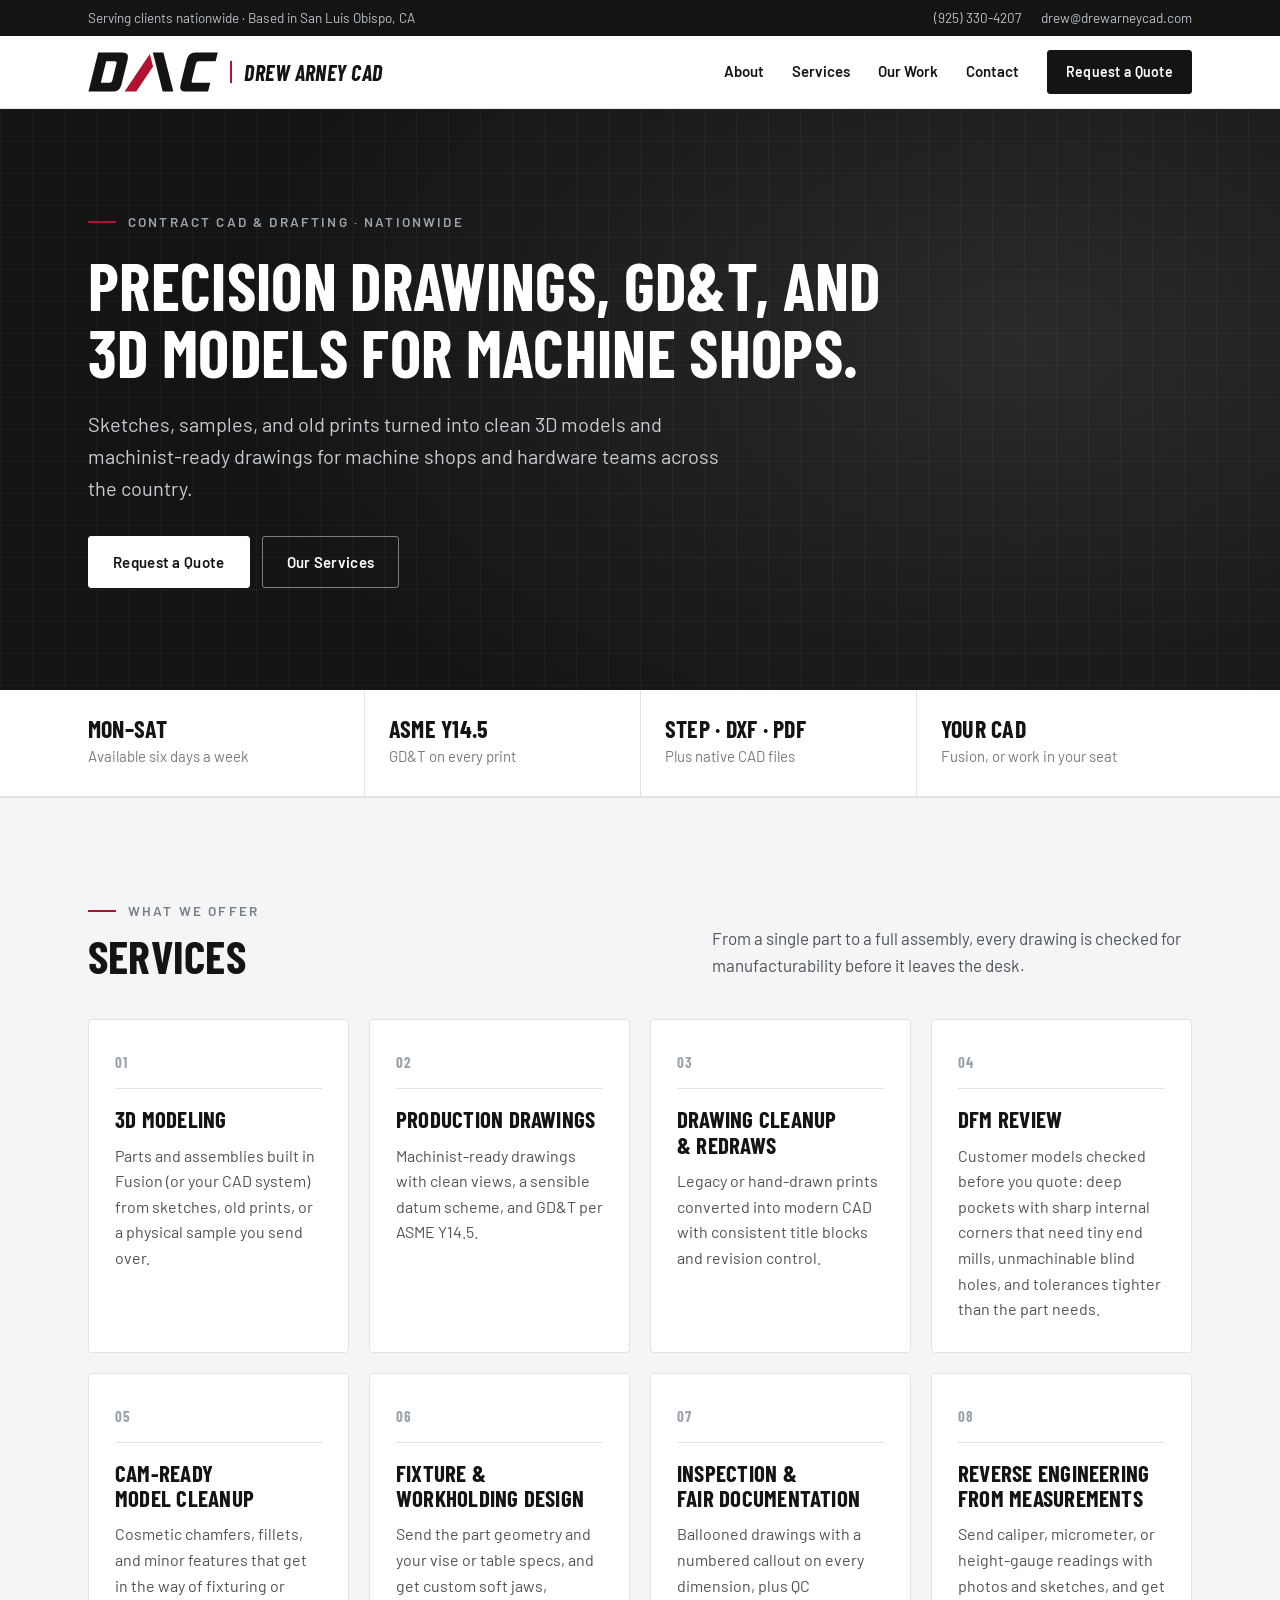
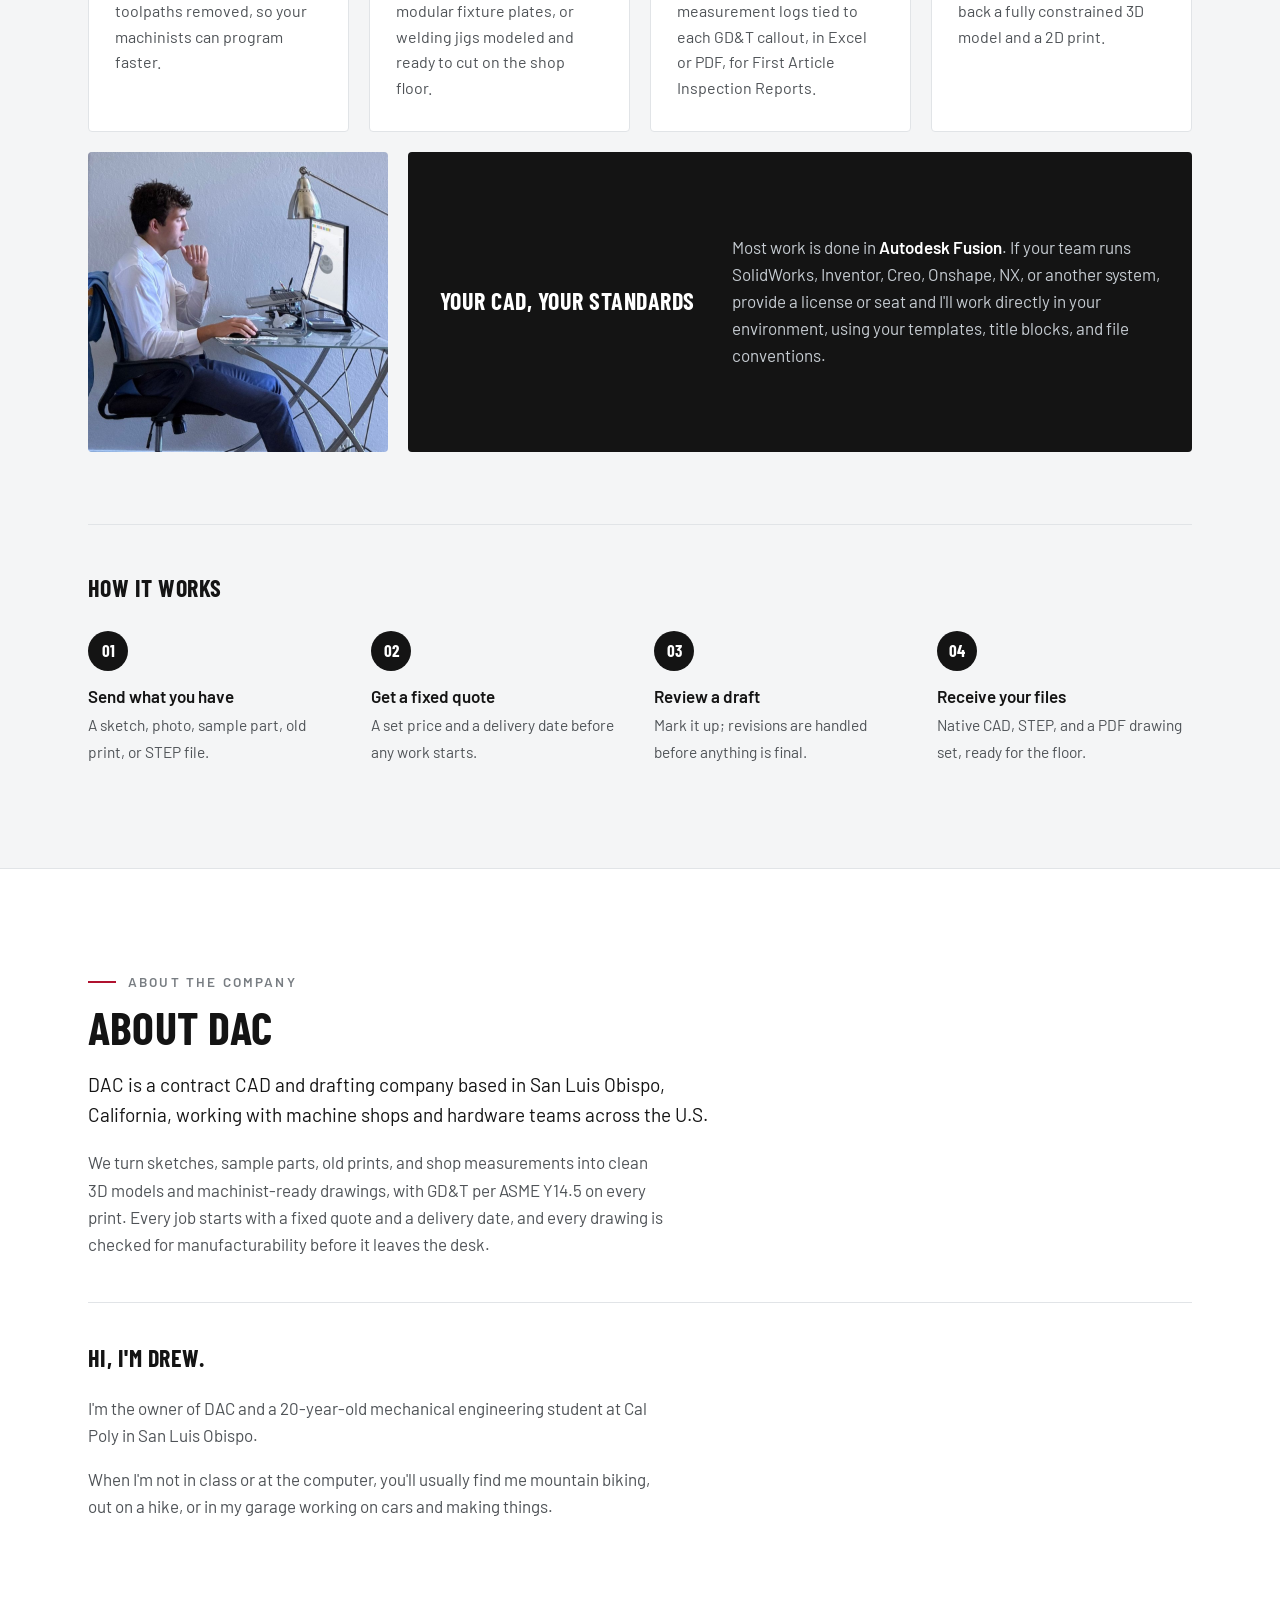
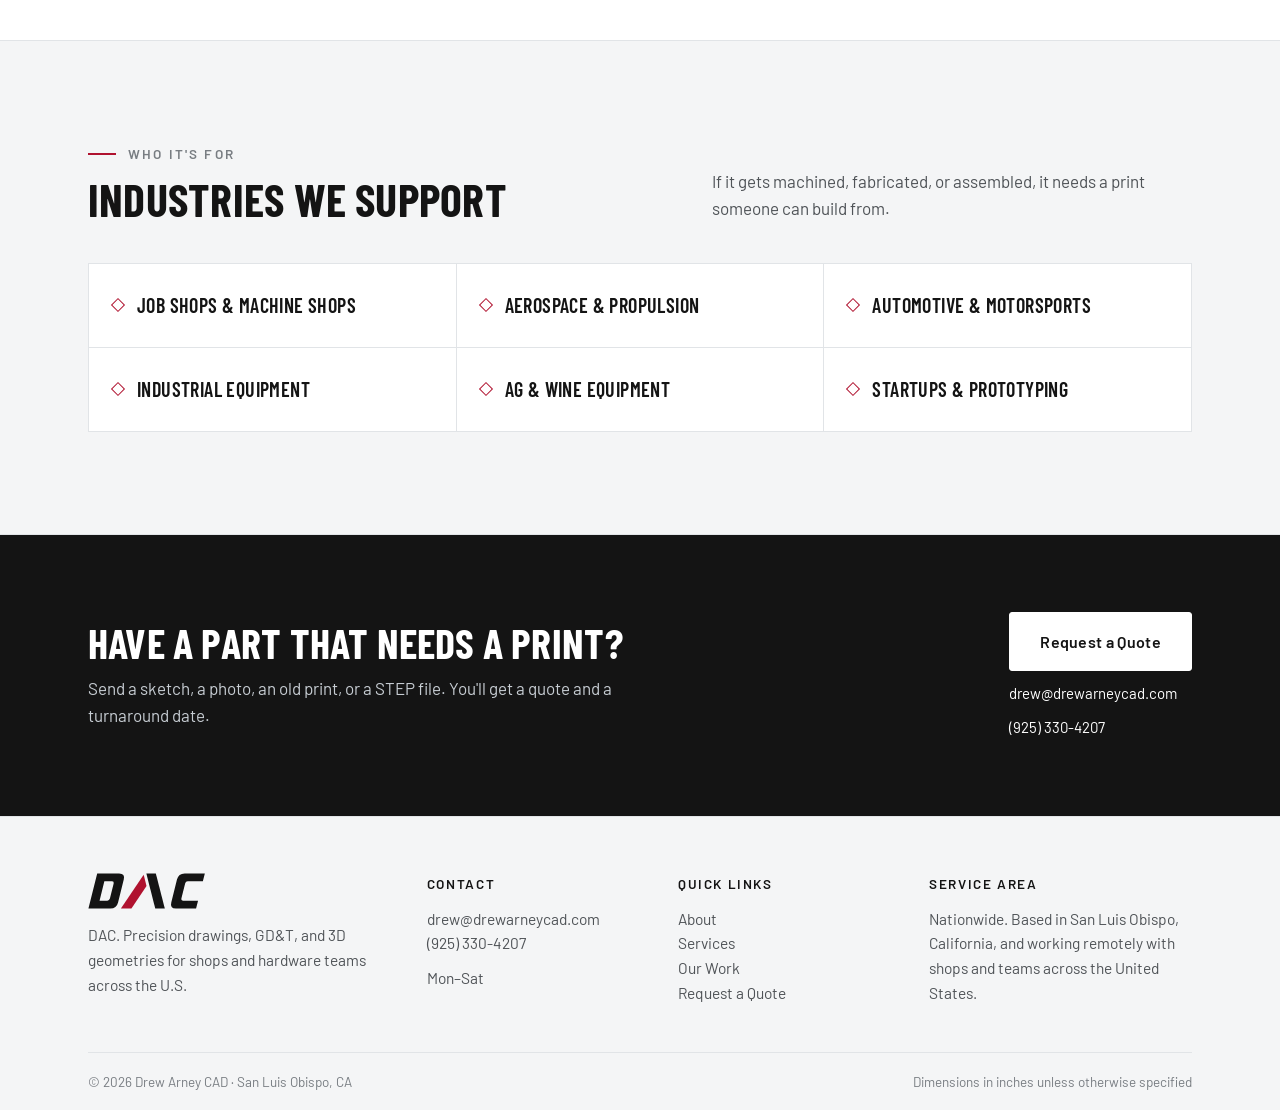
<file: index.html>
<!doctype html>
<html lang="en">
<head>
  <meta charset="utf-8" />
  <meta name="viewport" content="width=device-width, initial-scale=1" />
  <title>DAC — Drew Arney CAD | Precision CAD &amp; Drafting</title>
  <link rel="icon" href="logo-mark.svg" type="image/svg+xml" />
  <meta name="description" content="DAC: precision drawings, GD&T, and 3D CAD geometry for machine shops and hardware teams nationwide." />
  <link rel="preconnect" href="https://fonts.googleapis.com" />
  <link rel="preconnect" href="https://fonts.gstatic.com" crossorigin />
  <link rel="stylesheet" href="https://fonts.googleapis.com/css2?family=Barlow+Condensed:ital,wght@0,600;0,700;1,700&family=Barlow:wght@400;500;600&display=swap" />
  <link rel="stylesheet" href="styles.css" />
  <script type="importmap">
    { "imports": { "three": "./vendor/three.module.min.js" } }
  </script>
</head>
<body>
  <div class="utility">
    <div class="utility-in">
      <span class="util-item">Serving clients nationwide · Based in San Luis Obispo, CA</span>
      <span class="util-right">
        <a class="util-item" data-phone hidden></a>
        <a class="util-item" data-email></a>
      </span>
    </div>
  </div>

  <header class="topbar">
    <a class="brand" href="#top"><svg class="logo" viewBox="-315 95 1336 410" role="img" aria-label="DAC, Drew Arney CAD"><g fill="currentColor"><g transform="translate(124.5,0) skewX(-14)"><path class="logo-red" d="M223,115 L288,244 L180,500 L60,500 Z"/><path d="M250,100 L358,100 L560,500 L451,500 Z"/></g><g transform="translate(124.7,0) skewX(-14)"><path fill-rule="evenodd" transform="translate(-310,0)" d="M0,100 L250,100 Q320,100 320,170 L320,430 Q320,500 250,500 L0,500 Z M104,190 L192,190 Q216,190 216,214 L216,386 Q216,410 192,410 L104,410 Z"/><path transform="translate(616,0)" d="M300,100 L70,100 Q0,100 0,170 L0,430 Q0,500 70,500 L300,500 L300,410 L128,410 Q104,410 104,386 L104,214 Q104,190 128,190 L300,190 Z"/></g></g></svg><span id="brand-full" class="brand-full">Drew Arney CAD</span></a>
    <nav aria-label="Main">
      <a href="#about">About</a>
      <a href="#services">Services</a>
      <a href="work.html">Our Work</a>
      <a href="#contact">Contact</a>
      <a href="#contact" class="btn btn-primary nav-quote">Request a Quote</a>
    </nav>
  </header>

  <main id="top">
    <div class="hero-band">
      <section class="hero hero-text">
        <div class="hero-copy">
          <p class="eyebrow">Contract CAD &amp; Drafting · Nationwide</p>
          <h1>Precision drawings, GD&amp;T, and 3D models for machine shops.</h1>
          <p class="lede" id="tagline"></p>
          <div class="hero-actions">
            <a class="btn btn-light" href="#contact">Request a Quote</a>
            <a class="btn btn-outline-light" href="#services">Our Services</a>
          </div>
        </div>
      </section>
    </div>

    <div class="facts">
      <div class="facts-in">
        <div class="fact"><strong>Mon–Sat</strong><span>Available six days a week</span></div>
        <div class="fact"><strong>ASME Y14.5</strong><span>GD&amp;T on every print</span></div>
        <div class="fact"><strong>STEP · DXF · PDF</strong><span>Plus native CAD files</span></div>
        <div class="fact"><strong>Your CAD</strong><span>Fusion, or work in your seat</span></div>
      </div>
    </div>

    <section id="services" class="section-alt">
      <div class="section">
        <div class="section-head">
          <div>
            <p class="kicker">What we offer</p>
            <h2>Services</h2>
          </div>
          <p>From a single part to a full assembly, every drawing is checked for manufacturability before it leaves the desk.</p>
        </div>
        <div id="services-grid" class="services"></div>
        <div class="cad-row">
          <figure class="photo">
            <img src="img/cad-desk.jpg?v=f558431e" alt="Drew Arney working on a CAD model at his desk" width="900" height="900" loading="lazy" />
          </figure>
          <div class="cad-note">
            <h3>Your CAD, your standards</h3>
            <p>Most work is done in <strong>Autodesk Fusion</strong>. If your team runs SolidWorks, Inventor, Creo, Onshape, NX, or another system, provide a license or seat and I'll work directly in your environment, using your templates, title blocks, and file conventions.</p>
          </div>
        </div>

        <div class="process">
          <h3>How it works</h3>
          <ol class="steps">
            <li><strong>Send what you have</strong><span>A sketch, photo, sample part, old print, or STEP file.</span></li>
            <li><strong>Get a fixed quote</strong><span>A set price and a delivery date before any work starts.</span></li>
            <li><strong>Review a draft</strong><span>Mark it up; revisions are handled before anything is final.</span></li>
            <li><strong>Receive your files</strong><span>Native CAD, STEP, and a PDF drawing set, ready for the floor.</span></li>
          </ol>
        </div>
      </div>
    </section>

    <section id="about" class="section">
      <div class="about">
        <p class="kicker">About the company</p>
        <h2>About DAC</h2>
        <p class="body-lg">DAC is a contract CAD and drafting company based in San Luis Obispo, California, working with machine shops and hardware teams across the U.S.</p>
        <p>We turn sketches, sample parts, old prints, and shop measurements into clean 3D models and machinist-ready drawings, with GD&amp;T per ASME Y14.5 on every print. Every job starts with a fixed quote and a delivery date, and every drawing is checked for manufacturability before it leaves the desk.</p>
        <div class="founder">
          <h3>Hi, I'm Drew.</h3>
          <p>I'm the owner of DAC and a 20-year-old mechanical engineering student at Cal Poly in San Luis Obispo.</p>
          <p>When I'm not in class or at the computer, you'll usually find me mountain biking, out on a hike, or in my garage working on cars and making things.</p>
        </div>
      </div>
    </section>

    <section class="section-alt">
      <div class="section">
        <div class="section-head">
          <div>
            <p class="kicker">Who it's for</p>
            <h2>Industries we support</h2>
          </div>
          <p>If it gets machined, fabricated, or assembled, it needs a print someone can build from.</p>
        </div>
        <ul class="tiles">
          <li>Job Shops &amp; Machine Shops</li>
          <li>Aerospace &amp; Propulsion</li>
          <li>Automotive &amp; Motorsports</li>
          <li>Industrial Equipment</li>
          <li>Ag &amp; Wine Equipment</li>
          <li>Startups &amp; Prototyping</li>
        </ul>
      </div>
    </section>

    <section id="contact" class="cta-band">
      <div class="cta-in">
        <div>
          <h2>Have a part that needs a print?</h2>
          <p>Send a sketch, a photo, an old print, or a STEP file. You'll get a quote and a turnaround date.</p>
        </div>
        <div class="cta-actions">
          <a id="email-link" data-quote class="btn btn-light btn-lg" href="#">Request a Quote</a>
          <span class="cta-email" data-email-text></span>
          <a class="cta-email" data-phone hidden></a>
        </div>
      </div>
    </section>
  </main>

  <footer class="footer">
    <div class="footer-in">
      <div class="f-col">
        <div class="f-logo"><svg class="logo" viewBox="-315 95 1336 410" role="img" aria-label="DAC, Drew Arney CAD"><g fill="currentColor"><g transform="translate(124.5,0) skewX(-14)"><path class="logo-red" d="M223,115 L288,244 L180,500 L60,500 Z"/><path d="M250,100 L358,100 L560,500 L451,500 Z"/></g><g transform="translate(124.7,0) skewX(-14)"><path fill-rule="evenodd" transform="translate(-310,0)" d="M0,100 L250,100 Q320,100 320,170 L320,430 Q320,500 250,500 L0,500 Z M104,190 L192,190 Q216,190 216,214 L216,386 Q216,410 192,410 L104,410 Z"/><path transform="translate(616,0)" d="M300,100 L70,100 Q0,100 0,170 L0,430 Q0,500 70,500 L300,500 L300,410 L128,410 Q104,410 104,386 L104,214 Q104,190 128,190 L300,190 Z"/></g></g></svg></div>
        <p>DAC. Precision drawings, GD&amp;T, and 3D geometries for shops and hardware teams across the U.S.</p>
      </div>
      <div class="f-col">
        <h4>Contact</h4>
        <p><a data-email></a><br /><a data-phone hidden></a></p>
        <p id="hours"></p>
      </div>
      <div class="f-col">
        <h4>Quick Links</h4>
        <p><a href="#about">About</a><br /><a href="#services">Services</a><br /><a href="work.html">Our Work</a><br /><a href="#contact">Request a Quote</a></p>
      </div>
      <div class="f-col">
        <h4>Service Area</h4>
        <p>Nationwide. Based in San Luis Obispo, California, and working remotely with shops and teams across the United States.</p>
      </div>
    </div>
    <div class="f-bottom">
      <span>© <span id="year"></span> <span id="foot-name">Drew Arney CAD</span> · San Luis Obispo, CA</span>
      <span>Dimensions in inches unless otherwise specified</span>
    </div>
  </footer>

  <dialog id="lightbox">
    <button class="lb-close" aria-label="Close">✕</button>
    <img alt="" />
  </dialog>

  <script type="module" src="app.js"></script>
</body>
</html>
</file>
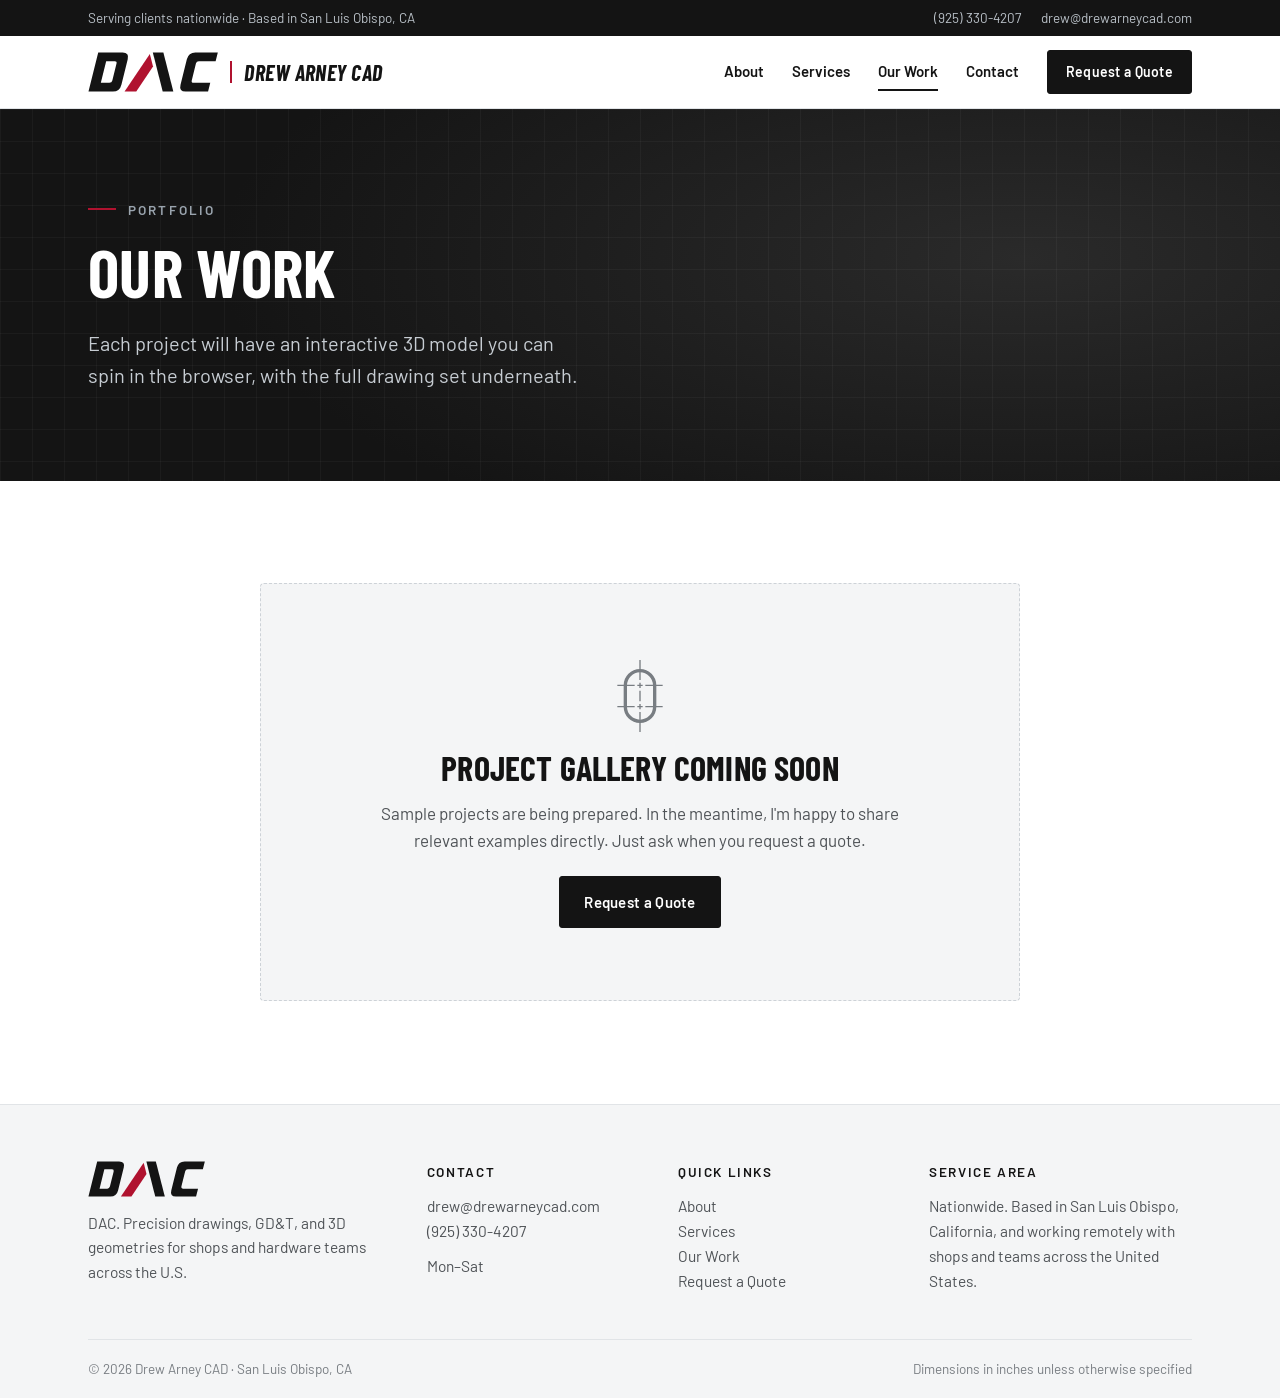
<file: work.html>
<!doctype html>
<html lang="en">
<head>
  <meta charset="utf-8" />
  <meta name="viewport" content="width=device-width, initial-scale=1" />
  <title>Our Work — DAC</title>
  <link rel="icon" href="logo-mark.svg" type="image/svg+xml" />
  <meta name="description" content="DAC: precision drawings, GD&T, and 3D CAD geometry for machine shops and hardware teams nationwide." />
  <link rel="preconnect" href="https://fonts.googleapis.com" />
  <link rel="preconnect" href="https://fonts.gstatic.com" crossorigin />
  <link rel="stylesheet" href="https://fonts.googleapis.com/css2?family=Barlow+Condensed:ital,wght@0,600;0,700;1,700&family=Barlow:wght@400;500;600&display=swap" />
  <link rel="stylesheet" href="styles.css" />
  <script type="importmap">
    { "imports": { "three": "./vendor/three.module.min.js" } }
  </script>
</head>
<body>
  <div class="utility">
    <div class="utility-in">
      <span class="util-item">Serving clients nationwide · Based in San Luis Obispo, CA</span>
      <span class="util-right">
        <a class="util-item" data-phone hidden></a>
        <a class="util-item" data-email></a>
      </span>
    </div>
  </div>

  <header class="topbar">
    <a class="brand" href="index.html"><svg class="logo" viewBox="-315 95 1336 410" role="img" aria-label="DAC, Drew Arney CAD"><g fill="currentColor"><g transform="translate(124.5,0) skewX(-14)"><path class="logo-red" d="M223,115 L288,244 L180,500 L60,500 Z"/><path d="M250,100 L358,100 L560,500 L451,500 Z"/></g><g transform="translate(124.7,0) skewX(-14)"><path fill-rule="evenodd" transform="translate(-310,0)" d="M0,100 L250,100 Q320,100 320,170 L320,430 Q320,500 250,500 L0,500 Z M104,190 L192,190 Q216,190 216,214 L216,386 Q216,410 192,410 L104,410 Z"/><path transform="translate(616,0)" d="M300,100 L70,100 Q0,100 0,170 L0,430 Q0,500 70,500 L300,500 L300,410 L128,410 Q104,410 104,386 L104,214 Q104,190 128,190 L300,190 Z"/></g></g></svg><span id="brand-full" class="brand-full">Drew Arney CAD</span></a>
    <nav aria-label="Main">
      <a href="index.html#about">About</a>
      <a href="index.html#services">Services</a>
      <a href="work.html" aria-current="page">Our Work</a>
      <a href="index.html#contact">Contact</a>
      <a href="index.html#contact" class="btn btn-primary nav-quote">Request a Quote</a>
    </nav>
  </header>

  <main id="top">
    <div class="hero-band page-band">
      <section class="hero page-hero">
        <div class="hero-copy">
          <p class="eyebrow">Portfolio</p>
          <h1>Our Work</h1>
          <p class="lede">Each project will have an interactive 3D model you can spin in the browser, with the full drawing set underneath.</p>
        </div>
      </section>
    </div>

    <section class="section">
      <div id="projects">
        <div class="empty-gallery">
          <svg class="empty-mark" viewBox="-60 -60 120 120" aria-hidden="true"><g fill="none" stroke="currentColor"><rect x="-22" y="-38" width="44" height="76" rx="22" stroke-width="5"/><path d="M-4 -16h8M0 -20v8M-4 16h8M0 12v8M8 -16h26M-34 -16H-8M8 16h26M-34 16H-8M0 -24v-30M0 -8v16M0 24v30" stroke-width="2"/></g></svg>
          <h2>Project gallery coming soon</h2>
          <p>Sample projects are being prepared. In the meantime, I'm happy to share relevant examples directly. Just ask when you request a quote.</p>
          <a class="btn btn-primary" data-quote href="index.html#contact">Request a Quote</a>
        </div>
      </div>
    </section>
  </main>

  <footer class="footer">
    <div class="footer-in">
      <div class="f-col">
        <div class="f-logo"><svg class="logo" viewBox="-315 95 1336 410" role="img" aria-label="DAC, Drew Arney CAD"><g fill="currentColor"><g transform="translate(124.5,0) skewX(-14)"><path class="logo-red" d="M223,115 L288,244 L180,500 L60,500 Z"/><path d="M250,100 L358,100 L560,500 L451,500 Z"/></g><g transform="translate(124.7,0) skewX(-14)"><path fill-rule="evenodd" transform="translate(-310,0)" d="M0,100 L250,100 Q320,100 320,170 L320,430 Q320,500 250,500 L0,500 Z M104,190 L192,190 Q216,190 216,214 L216,386 Q216,410 192,410 L104,410 Z"/><path transform="translate(616,0)" d="M300,100 L70,100 Q0,100 0,170 L0,430 Q0,500 70,500 L300,500 L300,410 L128,410 Q104,410 104,386 L104,214 Q104,190 128,190 L300,190 Z"/></g></g></svg></div>
        <p>DAC. Precision drawings, GD&amp;T, and 3D geometries for shops and hardware teams across the U.S.</p>
      </div>
      <div class="f-col">
        <h4>Contact</h4>
        <p><a data-email></a><br /><a data-phone hidden></a></p>
        <p id="hours"></p>
      </div>
      <div class="f-col">
        <h4>Quick Links</h4>
        <p><a href="index.html#about">About</a><br /><a href="index.html#services">Services</a><br /><a href="work.html">Our Work</a><br /><a href="index.html#contact">Request a Quote</a></p>
      </div>
      <div class="f-col">
        <h4>Service Area</h4>
        <p>Nationwide. Based in San Luis Obispo, California, and working remotely with shops and teams across the United States.</p>
      </div>
    </div>
    <div class="f-bottom">
      <span>© <span id="year"></span> <span id="foot-name">Drew Arney CAD</span> · San Luis Obispo, CA</span>
      <span>Dimensions in inches unless otherwise specified</span>
    </div>
  </footer>

  <dialog id="lightbox">
    <button class="lb-close" aria-label="Close">✕</button>
    <img alt="" />
  </dialog>

  <script type="module" src="app.js"></script>
</body>
</html>
</file>
<file: styles.css>
/* DAC (Drew Arney CAD) — clean machine-shop layout. Matte black, steel, and white,
   with the logo's crimson used sparingly for accents.
   Utility bar → white nav → dark hero → facts strip →
   about + process → services → industries → quote banner → footer. */
:root {
  --white: #ffffff;
  --paper: #ffffff;
  --paper-2: #f4f5f6;          /* alternating sections */
  --ink: #141414;              /* headings, primary text (logo black) */
  --ink-2: #4f5357;            /* body copy */
  --ink-3: #787d82;            /* captions, kickers */
  --line: #e1e4e7;
  --line-2: #cdd2d7;
  --charcoal: #141414;         /* hero, buttons: matte black */
  --charcoal-2: #202020;
  --charcoal-3: #2f2f2f;
  --steel: #9aa4ae;
  --brand-red: #b0122f;        /* logo crimson, accents only */
  --viewer-bg: #eceef0;
  --sans: "Barlow", system-ui, -apple-system, "Segoe UI", Roboto, sans-serif;
  --display: "Barlow Condensed", "Barlow", system-ui, sans-serif;
  --wrap: 1200px;
  --gut: clamp(16px, 4vw, 48px);
}

* { box-sizing: border-box; }
html { scroll-behavior: smooth; scroll-padding-top: 84px; }
body {
  margin: 0; background: var(--paper); color: var(--ink-2);
  font-family: var(--sans); font-size: 17px; line-height: 1.6;
  -webkit-font-smoothing: antialiased;
}
a { color: inherit; }
h1, h2, h3, h4 { color: var(--ink); text-wrap: balance; }
:focus-visible { outline: 2px solid var(--ink); outline-offset: 2px; }

/* ── utility bar ── */
.utility { background: var(--charcoal); color: #b9c0c7; font-size: 13.5px; }
.utility-in {
  max-width: var(--wrap); margin: 0 auto; padding: 7px var(--gut);
  display: flex; justify-content: space-between; gap: 8px 20px; flex-wrap: wrap;
}
.util-right { display: flex; gap: 20px; flex-wrap: wrap; }
.utility a { text-decoration: none; }
.utility a:hover { color: var(--white); }

/* ── nav ── */
.topbar {
  position: sticky; top: 0; z-index: 10;
  display: flex; align-items: center; justify-content: space-between; gap: 16px;
  padding: 14px max(var(--gut), calc((100% - var(--wrap)) / 2 + var(--gut)));
  background: rgba(255, 255, 255, .97);
  border-bottom: 1px solid var(--line);
  backdrop-filter: saturate(1.4) blur(8px);
}
.brand { display: flex; align-items: center; gap: 12px; text-decoration: none; min-width: 0; color: var(--ink); }
.logo { display: block; height: 40px; width: auto; color: var(--ink); overflow: visible; flex: none; }
.logo-red { fill: var(--brand-red); }
.brand-full {
  font-family: var(--display); font-style: italic; font-weight: 700; font-size: 22px; line-height: 1;
  color: var(--ink); text-transform: uppercase; letter-spacing: .02em; white-space: nowrap;
  padding-left: 12px; border-left: 2px solid var(--brand-red);
}
.topbar nav { display: flex; gap: 28px; align-items: center; }
.topbar nav a:not(.btn) {
  text-decoration: none; color: var(--ink); font-weight: 600; font-size: 15px;
  padding: 6px 0; border-bottom: 2px solid transparent;
}
.topbar nav a:not(.btn):hover { border-bottom-color: var(--ink); }
.topbar nav a[aria-current="page"] { border-bottom-color: var(--ink); }
.nav-quote { font-size: 14px !important; padding: 10px 18px !important; }

/* ── buttons ── */
.btn {
  display: inline-flex; align-items: center; justify-content: center; gap: 8px;
  padding: 13px 24px; border: 1.5px solid var(--charcoal); border-radius: 3px;
  text-decoration: none; font-family: var(--sans); font-weight: 600; font-size: 15px;
  letter-spacing: .02em;
  background: transparent; color: var(--charcoal); cursor: pointer;
  transition: background .15s, color .15s, border-color .15s;
}
.btn-primary { background: var(--charcoal); color: var(--white); }
.btn-primary:hover { background: var(--charcoal-3); border-color: var(--charcoal-3); }
.btn-light { background: var(--white); border-color: var(--white); color: var(--charcoal); }
.btn-light:hover { background: #dfe3e7; border-color: #dfe3e7; }
.btn-outline-light { border-color: rgba(255, 255, 255, .45); color: var(--white); }
.btn-outline-light:hover { border-color: var(--white); background: rgba(255, 255, 255, .08); }
.btn-lg { font-size: 16px; padding: 16px 30px; }

/* ── hero ── */
.hero-band {
  color: var(--white);
  background-color: var(--charcoal);
  background-image:
    linear-gradient(rgba(255, 255, 255, .035) 1px, transparent 1px),
    linear-gradient(90deg, rgba(255, 255, 255, .035) 1px, transparent 1px),
    radial-gradient(90% 120% at 80% 40%, #2a2a2a 0%, var(--charcoal) 70%);
  background-size: 32px 32px, 32px 32px, auto;
}
.hero {
  max-width: var(--wrap); margin: 0 auto; padding: clamp(56px, 8vw, 104px) var(--gut);
  display: grid; grid-template-columns: minmax(0, 1.05fr) minmax(0, 1fr); gap: clamp(32px, 5vw, 72px); align-items: center;
}
.eyebrow {
  font-size: 13.5px; font-weight: 600; color: var(--steel); letter-spacing: .16em; text-transform: uppercase;
  margin: 0 0 18px; display: flex; align-items: center; gap: 12px;
}
.eyebrow::before { content: ""; width: 28px; height: 2px; background: var(--brand-red); }
h1 {
  font-family: var(--display); font-weight: 700; color: var(--white);
  font-size: clamp(40px, 5.4vw, 66px); line-height: 1.02; margin: 0 0 22px;
  text-transform: uppercase; letter-spacing: .005em;
}
.lede { font-size: clamp(18px, 1.8vw, 20px); color: #c6ccd2; max-width: 46ch; margin: 0 0 32px; }
.hero-actions { display: flex; gap: 12px; flex-wrap: wrap; }
.hero-text { grid-template-columns: minmax(0, 860px); }
.hero-text .lede { max-width: 58ch; }

/* ── facts strip ── */
.facts { background: var(--white); border-bottom: 1px solid var(--line); }
.facts-in {
  max-width: var(--wrap); margin: 0 auto; padding: 0 var(--gut);
  display: grid; grid-template-columns: repeat(4, 1fr);
}
.fact { padding: 26px 24px; border-left: 1px solid var(--line); }
.fact:first-child { border-left: 0; padding-left: 0; }
.fact strong { display: block; font-family: var(--display); font-size: 24px; font-weight: 700; color: var(--ink); text-transform: uppercase; letter-spacing: .01em; line-height: 1.1; }
.fact span { font-size: 15px; color: var(--ink-3); }

/* ── sections ── */
.section { max-width: var(--wrap); margin: 0 auto; padding: clamp(64px, 8vw, 104px) var(--gut); }
.section-alt { background: var(--paper-2); border-top: 1px solid var(--line); border-bottom: 1px solid var(--line); }
.kicker {
  margin: 0 0 10px; color: var(--ink-3); font-size: 13.5px; font-weight: 600;
  text-transform: uppercase; letter-spacing: .16em;
  display: flex; align-items: center; gap: 12px;
}
.kicker::before { content: ""; width: 28px; height: 2px; background: var(--brand-red); }
h2 {
  font-family: var(--display); font-weight: 700; text-transform: uppercase;
  font-size: clamp(32px, 4vw, 46px); line-height: 1.04; margin: 0 0 18px; letter-spacing: .005em;
}
.section-head {
  display: grid; grid-template-columns: minmax(0, 1fr) minmax(0, 1fr); gap: 16px 48px; align-items: end;
  margin-bottom: 40px;
}
.section-head h2 { margin: 0; }
.section-head > p { margin: 0; max-width: 48ch; justify-self: end; }
.body-lg { font-size: 19px; color: var(--ink); }

/* photos */
.photo { margin: 0; }
.photo img { display: block; width: 100%; height: auto; aspect-ratio: 1; object-fit: cover; border-radius: 4px; }
.split > .photo { max-width: 400px; width: 100%; justify-self: end; }

/* about + process */
.about p { max-width: 58ch; }
.founder { margin-top: clamp(32px, 4vw, 44px); padding-top: clamp(28px, 3vw, 36px); border-top: 1px solid var(--line); }
.founder h3 { margin: 0 0 12px; font-family: var(--display); font-size: 24px; text-transform: uppercase; letter-spacing: .02em; }
.split { display: grid; grid-template-columns: minmax(0, 1fr) minmax(0, 1fr); gap: clamp(36px, 6vw, 80px); align-items: center; }
.split p { max-width: 58ch; }
.process { margin-top: clamp(48px, 6vw, 72px); padding-top: clamp(32px, 4vw, 44px); border-top: 1px solid var(--line); }
.process h3 { margin: 0 0 24px; font-family: var(--display); font-size: 24px; text-transform: uppercase; letter-spacing: .02em; }
.steps { list-style: none; margin: 0; padding: 0; counter-reset: step; display: grid; grid-template-columns: repeat(4, minmax(0, 1fr)); gap: 28px; }
.steps li { counter-increment: step; }
.steps li::before {
  content: counter(step, decimal-leading-zero);
  display: grid; place-items: center; width: 40px; height: 40px; margin-bottom: 14px; border-radius: 50%;
  background: var(--charcoal); color: var(--white); font-family: var(--display); font-weight: 700; font-size: 17px;
}
.steps strong { display: block; color: var(--ink); font-weight: 600; font-size: 17px; line-height: 1.3; margin-bottom: 4px; }
.steps span { font-size: 15.5px; }

/* services */
.services { display: grid; grid-template-columns: repeat(4, minmax(0, 1fr)); gap: 20px; }
.service {
  padding: 30px 26px; background: var(--white); border: 1px solid var(--line); border-radius: 4px;
  transition: border-color .15s, box-shadow .15s, transform .15s;
}
.service:hover { border-color: var(--line-2); box-shadow: 0 10px 28px rgba(22, 25, 28, .08); transform: translateY(-2px); }
.service-num { display: block; font-family: var(--display); font-weight: 700; font-size: 15px; color: var(--steel); letter-spacing: .08em; margin-bottom: 18px; padding-bottom: 14px; border-bottom: 1px solid var(--line); }
.service h3 { margin: 0 0 10px; font-family: var(--display); font-size: 23px; line-height: 1.1; text-transform: uppercase; letter-spacing: .01em; }
.service p { margin: 0; font-size: 16px; }

.cad-row { margin-top: 20px; display: grid; grid-template-columns: minmax(0, 300px) minmax(0, 1fr); gap: 20px; align-items: stretch; }
.cad-row .photo img { height: 100%; }
.cad-note {
  align-content: center; padding: 28px 32px; background: var(--charcoal); color: #c6ccd2; border-radius: 4px;
  display: grid; grid-template-columns: minmax(0, 260px) minmax(0, 1fr); gap: 8px 32px; align-items: center;
}
.cad-note h3 { margin: 0; font-family: var(--display); font-size: 24px; text-transform: uppercase; letter-spacing: .02em; color: var(--white); }
.cad-note p { margin: 0; }
.cad-note strong { color: var(--white); font-weight: 600; }

/* industries */
.tiles { list-style: none; margin: 0; padding: 0; display: grid; grid-template-columns: repeat(3, 1fr); border-top: 1px solid var(--line); border-left: 1px solid var(--line); }
.tiles li {
  display: flex; align-items: center; gap: 14px; min-height: 84px; padding: 20px 24px;
  border-right: 1px solid var(--line); border-bottom: 1px solid var(--line); background: var(--white);
  font-family: var(--display); font-weight: 600; font-size: 20px; color: var(--ink); text-transform: uppercase; letter-spacing: .02em;
}
.tiles li::before { content: ""; width: 8px; height: 8px; border: 1.5px solid var(--brand-red); transform: rotate(45deg); flex: none; }

/* quote banner */
.cta-band { background: var(--charcoal); color: #c6ccd2; }
.cta-in {
  max-width: var(--wrap); margin: 0 auto; padding: clamp(52px, 6vw, 80px) var(--gut);
  display: flex; align-items: center; justify-content: space-between; gap: 28px; flex-wrap: wrap;
}
.cta-in > div:first-child { min-width: 0; flex: 1 1 420px; }
.cta-in h2 { color: var(--white); margin: 0 0 10px; font-size: clamp(30px, 3.6vw, 42px); }
.cta-in p { margin: 0; max-width: 56ch; }
.cta-actions { display: flex; flex-direction: column; align-items: flex-start; gap: 10px; }
.cta-email { color: var(--white); font-size: 15px; user-select: all; }
a.cta-email { text-decoration: none; user-select: auto; }
a.cta-email:hover { text-decoration: underline; }

/* ── project card ── */
.project { border: 1px solid var(--line-2); border-radius: 4px; overflow: hidden; background: var(--white); box-shadow: 0 10px 28px rgba(22, 25, 28, .06); }
.project + .project { margin-top: 40px; }
.project-top { display: grid; grid-template-columns: 1.35fr 1fr; }
.viewer { position: relative; min-height: 440px; background: var(--viewer-bg); border-right: 1px solid var(--line-2); cursor: grab; touch-action: none; }
.viewer:active { cursor: grabbing; }
.viewer canvas { display: block; width: 100% !important; height: 100% !important; position: absolute; inset: 0; }
.viewer-hint { position: absolute; left: 12px; bottom: 10px; font-size: 13px; color: var(--ink-3); pointer-events: none; }
.viewer-reset { position: absolute; right: 10px; bottom: 10px; font-family: var(--sans); font-size: 13px; background: var(--white); border: 1px solid var(--line-2); border-radius: 3px; padding: 4px 10px; cursor: pointer; }
.viewer-msg { position: absolute; inset: 0; display: grid; place-items: center; text-align: center; font-size: 15px; color: var(--ink-3); padding: 24px; }
.info { padding: 30px; display: flex; flex-direction: column; min-width: 0; }
.info h3 { font-family: var(--display); font-size: 30px; margin: 0 0 10px; text-transform: uppercase; letter-spacing: .01em; }
.info p { margin: 0 0 18px; }
.info ul { margin: 0 0 22px; padding-left: 18px; font-size: 16px; }
.info li { margin-bottom: 6px; }
.info li::marker { color: var(--ink-3); }
.titleblock { margin-top: auto; display: grid; grid-template-columns: 1fr 1fr; border: 1px solid var(--ink); font-size: 15px; color: var(--ink); }
.titleblock div { padding: 6px 9px; border-right: 1px solid var(--ink); border-bottom: 1px solid var(--ink); }
.titleblock div:nth-child(2n) { border-right: 0; }
.titleblock div:nth-last-child(-n+2) { border-bottom: 0; }
.titleblock .tb-wide { grid-column: 1 / -1; border-right: 0; border-top: 1px solid var(--ink); }
.titleblock span { display: block; font-size: 11px; color: var(--ink-3); text-transform: uppercase; letter-spacing: .08em; }
.drawings { border-top: 1px solid var(--line-2); }
.tabs { display: flex; flex-wrap: wrap; border-bottom: 1px solid var(--line); }
.tab { font-family: var(--sans); font-size: 15px; padding: 11px 16px; background: none; border: 0; border-right: 1px solid var(--line); cursor: pointer; color: var(--ink-3); }
.tab[aria-selected="true"] { color: var(--ink); background: var(--paper-2); box-shadow: inset 0 -2px 0 var(--brand-red); }
.tab-pdf { margin-left: auto; text-decoration: none; border-left: 1px solid var(--line); border-right: 0; }
.sheet { padding: clamp(10px, 2vw, 22px); background: var(--paper-2); }
.sheet img { display: block; width: 100%; height: auto; background: #fff; border: 1px solid var(--line); cursor: zoom-in; }

/* ── footer ── */
.footer { background: var(--paper-2); color: var(--ink-2); border-top: 1px solid var(--line); font-size: 15.5px; }
.footer-in {
  max-width: var(--wrap); margin: 0 auto; padding: 56px var(--gut) 36px;
  display: grid; grid-template-columns: 1.4fr 1fr 1fr 1.2fr; gap: 32px;
}
.f-col { min-width: 0; }
.f-col h4 { margin: 0 0 12px; text-transform: uppercase; letter-spacing: .12em; font-size: 13.5px; font-weight: 600; }
.f-col p { margin: 0 0 10px; }
.f-col a { text-decoration: none; overflow-wrap: anywhere; }
.f-col a:hover { color: var(--ink); text-decoration: underline; }
.f-logo { margin-bottom: 14px; }
.f-logo .logo { height: 36px; }
.f-bottom {
  width: min(calc(var(--wrap) - 2 * var(--gut)), calc(100% - 2 * var(--gut))); margin: 0 auto; padding: 18px 0;
  border-top: 1px solid var(--line);
  display: flex; justify-content: space-between; gap: 8px; flex-wrap: wrap; font-size: 13.5px; color: var(--ink-3);
}

/* lightbox */
dialog#lightbox { border: 0; padding: 0; max-width: 96vw; max-height: 94vh; background: #fff; }
dialog#lightbox::backdrop { background: rgba(20, 22, 24, .85); }
dialog#lightbox img { display: block; max-width: 96vw; max-height: 94vh; }
.lb-close { position: absolute; top: 8px; right: 8px; border: 1px solid var(--line-2); background: var(--white); cursor: pointer; padding: 4px 9px; }

/* ── Our Work page ── */
.page-hero { grid-template-columns: 1fr; padding-block: clamp(56px, 7vw, 92px); }
.page-hero .lede { margin-bottom: 0; }
.empty-gallery {
  display: grid; justify-items: center; text-align: center; gap: 14px;
  padding: clamp(40px, 6vw, 72px) 24px; background: var(--paper-2);
  border: 1.5px dashed var(--line-2); border-radius: 4px; max-width: 760px; margin: 0 auto;
}
.empty-mark { width: 80px; height: 80px; color: var(--ink-3); }
.empty-gallery h2 { margin: 0; font-size: clamp(26px, 3vw, 34px); }
.empty-gallery p { margin: 0 0 8px; max-width: 52ch; }

@media (max-width: 1060px) {
  .topbar nav a:not(.btn) { display: none; }
  .services { grid-template-columns: repeat(2, minmax(0, 1fr)); }
  .footer-in { grid-template-columns: 1fr 1fr; }
}
@media (max-width: 900px) {
  .hero { grid-template-columns: 1fr; }
  .split > .photo { justify-self: start; max-width: 360px; }
  .cad-row { grid-template-columns: 1fr; }
  .cad-row .photo { max-width: 360px; }
  .tiles { grid-template-columns: repeat(2, 1fr); }
  .steps { grid-template-columns: repeat(2, minmax(0, 1fr)); }
  .facts-in { grid-template-columns: repeat(2, 1fr); }
  .fact:nth-child(3) { border-left: 0; padding-left: 0; }
  .fact:nth-child(n+3) { border-top: 1px solid var(--line); }
  .split, .section-head { grid-template-columns: 1fr; }
  .section-head > p { justify-self: start; }
  .project-top { grid-template-columns: 1fr; }
  .viewer { min-height: 340px; border-right: 0; border-bottom: 1px solid var(--line-2); }
  .tab-pdf { margin-left: 0; }
  .viewer-hint { display: none; }
}
@media (max-width: 600px) {
  .topbar { gap: 10px; }
  .brand { flex: none; }
  .logo { height: 28px; }
  .brand { gap: 8px; }
  .brand-full { font-size: 15px; padding-left: 8px; }
  .nav-quote { padding: 8px 12px !important; font-size: 13px !important; white-space: nowrap; }
  .utility-in > .util-item:first-child { display: none; }
  .facts-in { grid-template-columns: 1fr; }
  .fact, .fact:nth-child(3) { border-left: 0; padding: 18px 0; }
  .fact + .fact { border-top: 1px solid var(--line); }
  .services, .tiles { grid-template-columns: 1fr; }
  .steps { grid-template-columns: 1fr; }
  .cad-note { grid-template-columns: 1fr; padding: 24px; }
  .footer-in { grid-template-columns: 1fr; }
}
@media (prefers-reduced-motion: reduce) {
  html { scroll-behavior: auto; }
  .service { transition: none; }
  .service:hover { transform: none; }
}
</file>
